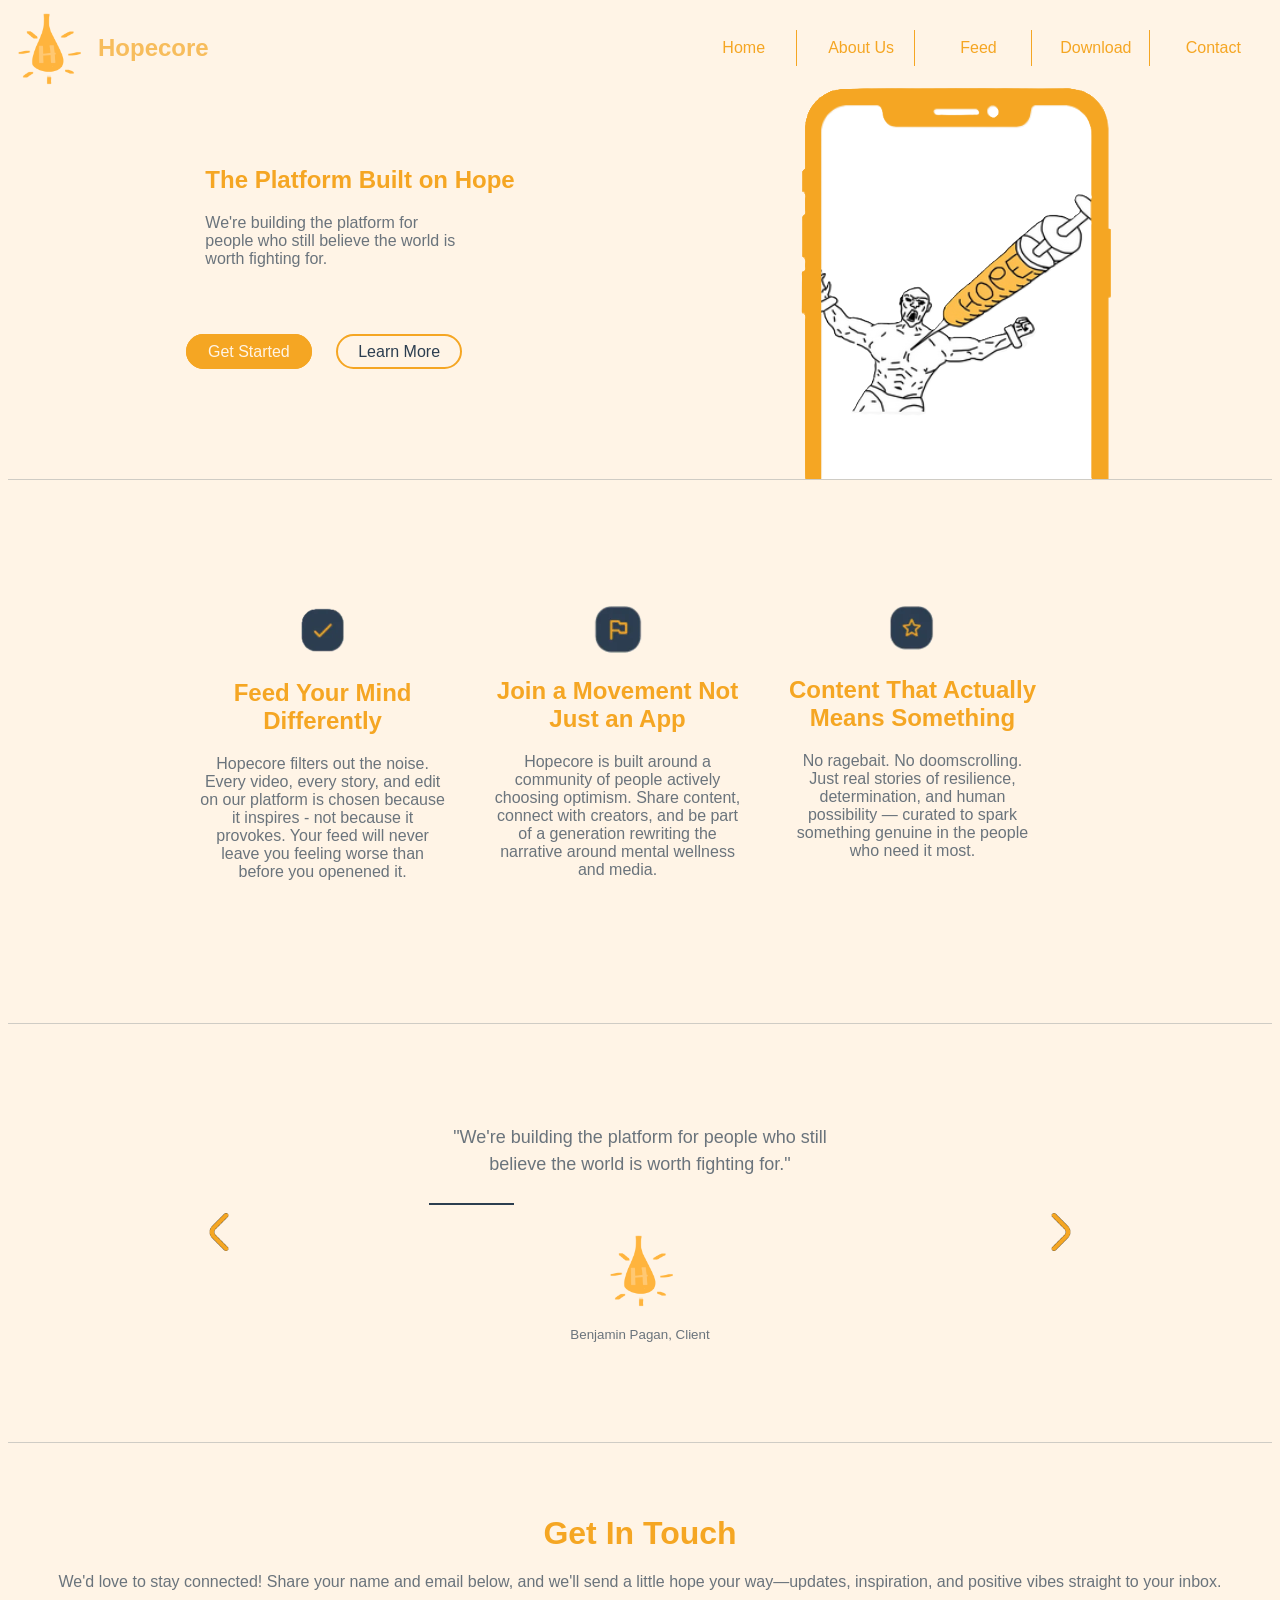
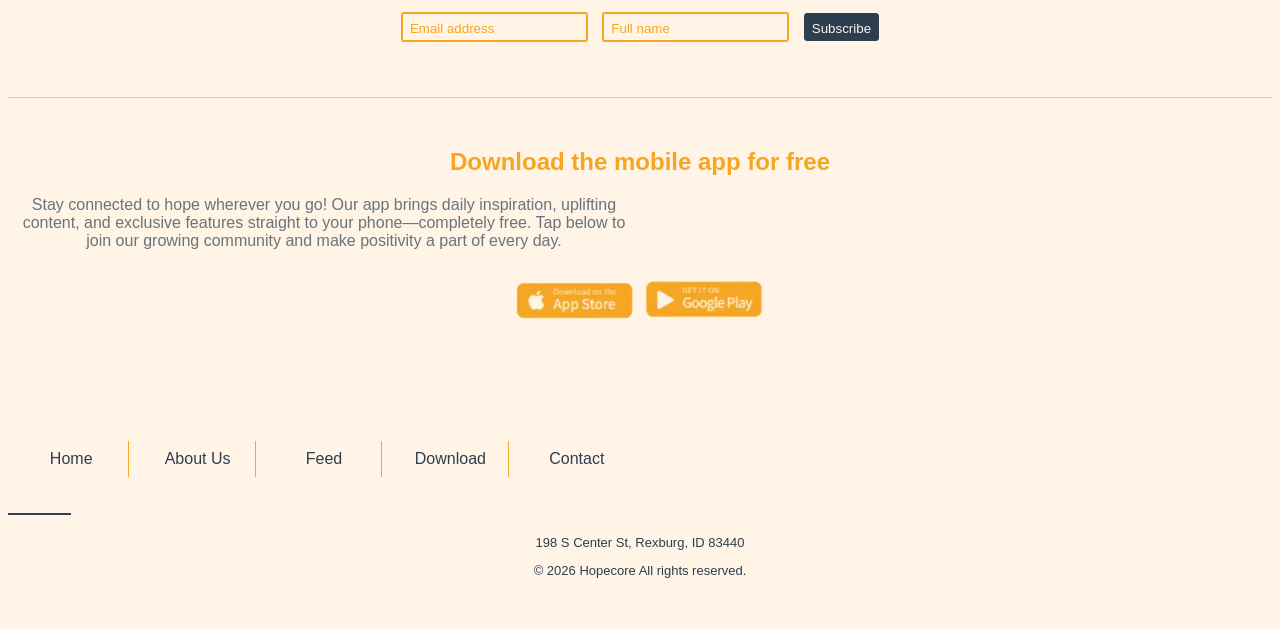
<file: docs/index.html>
<!DOCTYPE html>
<html lang="en">
<head>
    <meta charset="UTF-8">
    <meta name="viewport" content="width=device-width, initial-scale=1.0">
    <title>Hopecore - Home</title>
    <link rel="stylesheet" href="styles/styles.css">
</head>


<body>

    <header>
        <img src="./images/Hopecore Logo.png" alt="Logo image" class="logo">
        <p id="nav-logo">Hopecore</p>
        <!--Nav contains links-->
        <nav id="header-nav">
            <a class="brdr-right nav-link" href="#">Home</a>
            <a class="brdr-right nav-link" href="#hero">About Us</a>
            <a class="brdr-right nav-link" href="feed.html">Feed</a>
            <a class="brdr-right nav-link" href="#download">Download</a>
            <a class="nav-link" href="#contact">Contact</a>
        </nav>
    </header>

    <main>
        <!--Hero div contains the first thing a user sees: a header, paragraph, image,
         and links that catch the users attention.-->
        <div id="hero">
            <div id="hero-content">
                <section id="hero-higher">
                   <h1 id="hero-title">The Platform Built on Hope</h1>
                    <p id="hero-p">
                        We're building the platform for people who
                        still believe the world is worth fighting for.
                    </p> 
                </section>
                <section id="hero-lower">
                    <a target="_blank" href="feed.html" id="startBtn">Get Started</a>
                    <a target="_blank" href="#content" id="lmBtn">Learn More</a>
                </section>
                
            </div>
            
            <img src="images/hopecore-hero.png" alt="Hopecore hero image" id="hero-img">
        </div>

        <!--Contains three sections with content to inform the user about the page and its mission.-->
        <div id="content">
            <section class="content-section">
                <img src="images/check-icon.webp" alt="" id="checkIcon">
                <h2 class="content-h">Feed Your Mind Differently</h2>
                <p class="content-p">
                    Hopecore filters out the noise. Every video, every story, and edit
                    on our platform is chosen because it inspires - not because it provokes.
                    Your feed will never leave you feeling worse than before you openened it.
                </p>
            </section>

            <section class="content-section">
                <img src="images/flag-icon.webp" alt="" id="flagIcon">
                <h2 class="content-h">Join a Movement Not Just an App</h2>
                <p class="content-p">
                    Hopecore is built around a community of people actively choosing optimism. 
                    Share content, connect with creators, and be part of a generation rewriting 
                    the narrative around mental wellness and media.
                </p>
            </section>

            <section class="content-section">
                <img src="images/star-icon.webp" alt="" id="starIcon">
                <h2 class="content-h">Content That Actually Means Something</h2>
                <p class="content-p">
                    No ragebait. No doomscrolling. Just real stories of resilience, 
                    determination, and human possibility — curated to spark something 
                    genuine in the people who need it most.
                </p>
            </section>
        </div>

        <!-- Quotes div contains quotes with arrow buttons on right and right -->
        <section id="quotes">
            <button id="btnLeft"><img src="images/arrow-left.png" alt="Left arrow"></button>
            <!-- Quotes section to make it easier to select this group of elements with CSS-->
            <section id="quote-s">
                <p id="quote">
                    "We're building the platform for people who still believe 
                    the world is worth fighting for."
                </p>
                <div> </div>
                <img src="./images/Hopecore Logo.png" alt="Logo image" class="logo">
                <p id="quoter">Benjamin Pagan, Client</p>
            </section>
            <button id="btnRight"><img src="images/arrow-right.png" alt="Right arrow"></button>
        </section>

        <!--Contact div acts as a way for users to contact/subscribe to Hopecore-->
        <form action="" id="contact">
            <h1 id="contact-title">Get In Touch</h1>
            <p id="contact-p">
                We'd love to stay connected! Share your name and email below, 
                and we'll send a little hope your way—updates, inspiration, 
                and positive vibes straight to your inbox.
            </p>
            <input type="email" name="contact email" id="email" placeholder="Email address">
            <input type="text" name="contact name" id="name" placeholder="Full name">
            <input id="btnSubmit" type="button" value="Subscribe">
        </form>

    </main>

    <footer>
        <!-- A div for the download section in the footer to make it easier for CSS-->
        <div id="download">
            <h2 id="download-h">Download the mobile app for free</h2>
            <p id="download-p">
                Stay connected to hope wherever you go! Our app brings daily inspiration, 
                uplifting content, and exclusive features straight to your phone—completely free. 
                Tap below to join our growing community and make positivity a part of every day.
            </p>
            <a href="" id="appstore"><img src="images/appstore-img.webp" alt="Appstore link" id="appstore-img"></a>
            <a href="" id="googleplay"><img src="images/googleplay-img.webp" alt="Googleplay link" id="googleplay-img"></a>
        </div>
        <nav id="footer-nav">
            <a class="brdr-right nav-link" href="#">Home</a>
            <a class="brdr-right nav-link" href="#hero">About Us</a>
            <a class="brdr-right nav-link" href="feed.html">Feed</a>
            <a class="brdr-right nav-link" href="#download">Download</a>
            <a class="nav-link" href="#contact">Contact</a>
        </nav>
        <div id="bottom-line"> </div>
        <p id="address">198 S Center St, Rexburg, ID 83440</p>
        <p id="copyright">  &copy; 2026 Hopecore All rights reserved.</p>
    </footer>    

</body>
</html>
</file>
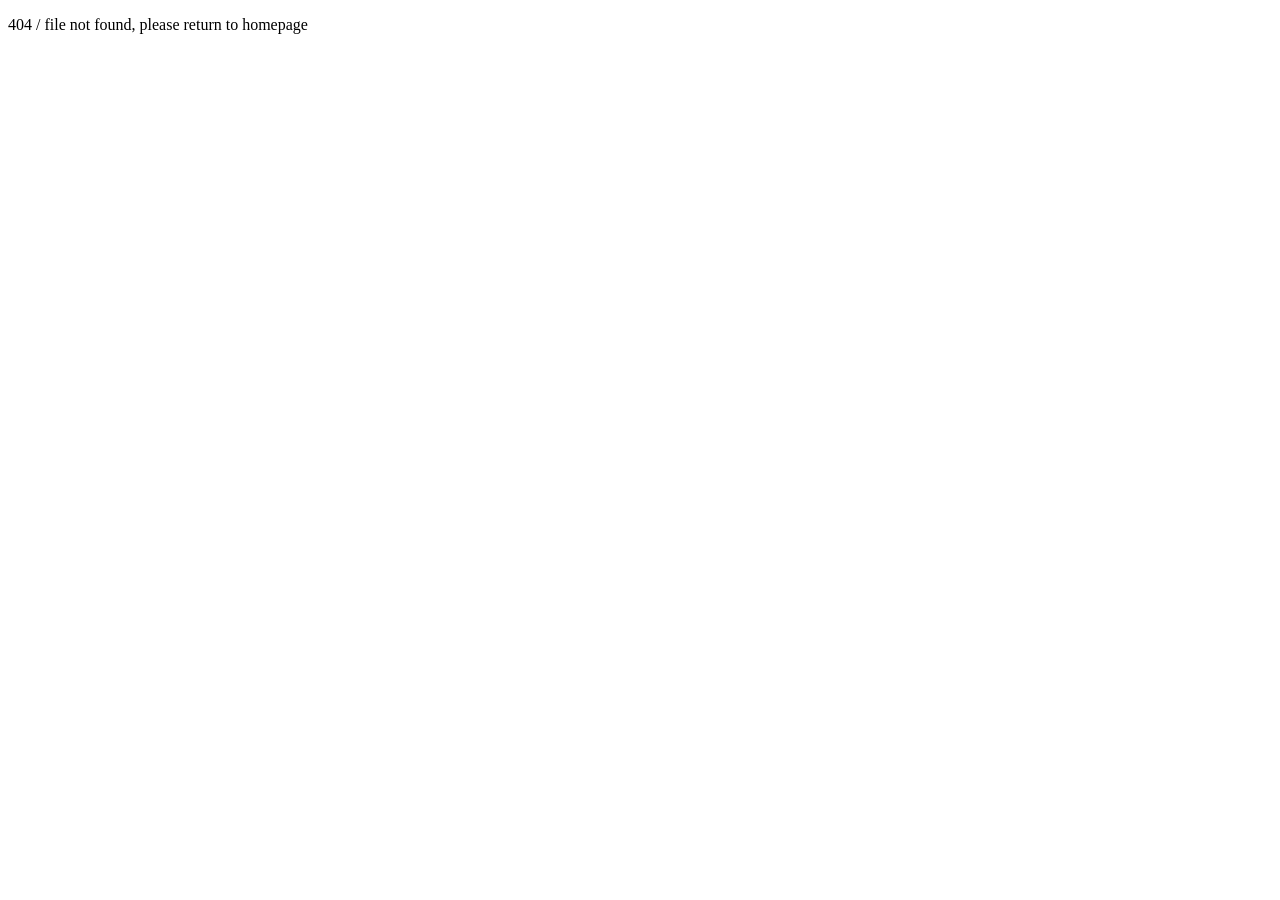
<file: plan/index.html>
<!DOCTYPE html>
<html lang="en">
<head>
    <meta charset="UTF-8">
    <meta name="viewport" content="width=device-width, initial-scale=1.0">
    <title>Document</title>
</head>
<body>
    <p>404 / file not found, please return to homepage</p>
</body>
</html>
</file>
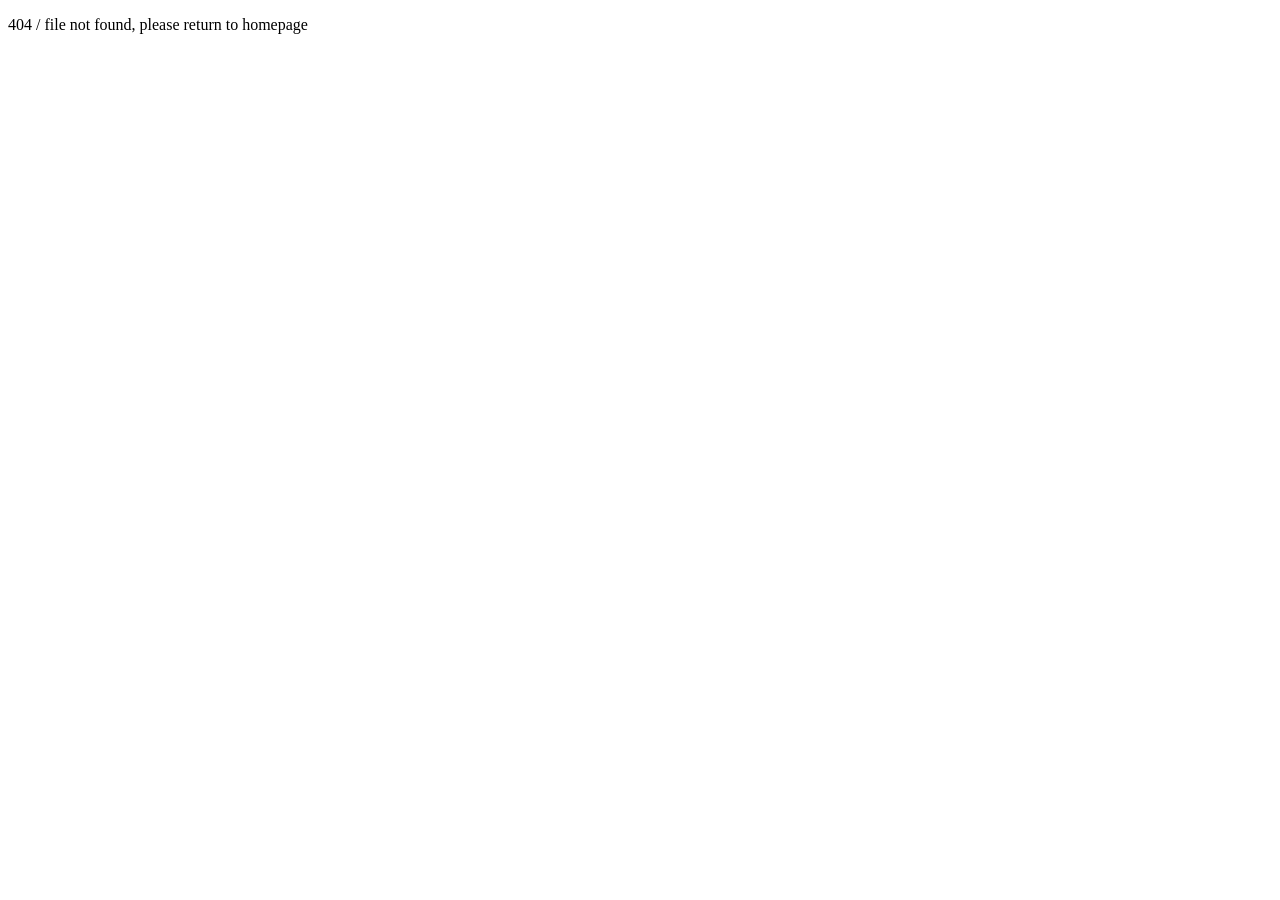
<file: docs/images/index.html>
<!DOCTYPE html>
<html lang="en">
<head>
    <meta charset="UTF-8">
    <meta name="viewport" content="width=device-width, initial-scale=1.0">
    <title>Document</title>
</head>
<body>
    <p>404 / file not found, please return to homepage</p>
</body>
</html>
</file>
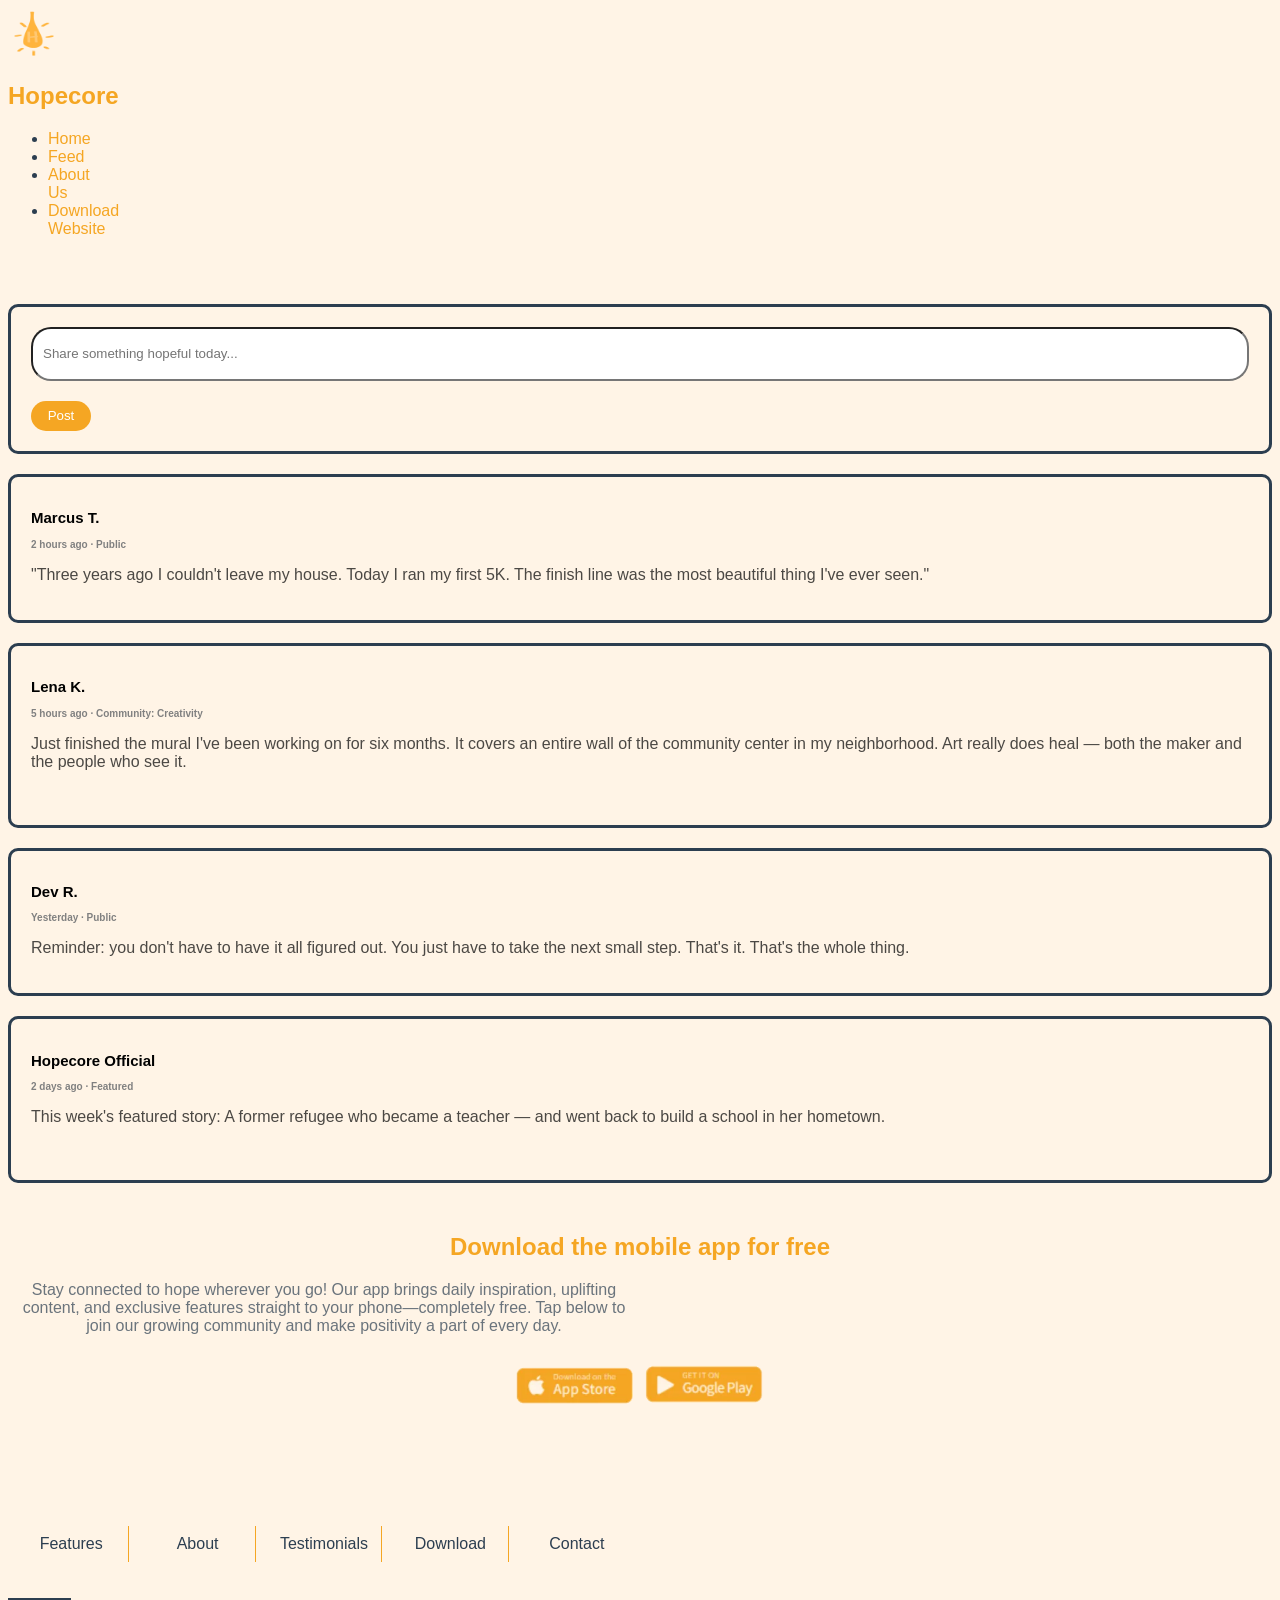
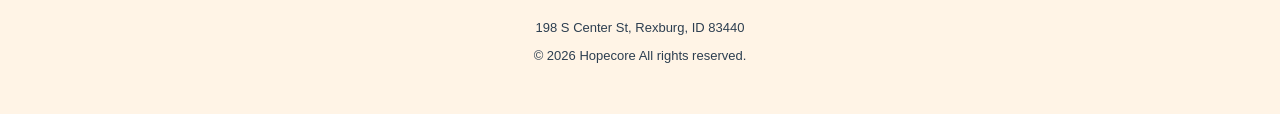
<file: docs/feed.html>
<!DOCTYPE html>
<html lang="en">
<head>
    <meta charset="UTF-8">
    <meta name="viewport" content="width=device-width, initial-scale=1.0">
    <title>Feed</title>
    <link rel="stylesheet" href="styles/feed.css">
</head>
<body>
    <header>
    <nav class="navbar">
      <img id="logoimage" src="../docs/images/Hopecore Logo.png" alt="Hopecore Logo" style="width: 50px;">
    <h1 class="logo">Hopecore</h1>
    <ul class="nav-links" id="list1">
      <li><a href="#Homenav">Home</a></li>
      <li><a href="#Feednav">Feed</a></li>
      <li><a href="#AboutUsnav">About Us</a></li>
      <li><a href="#Downloadnav">Download</a></li>
      <a href="https://your-username.github.io/hopecore" target="_blank">Website</a>
    </ul>
  </nav>
</header>

    <main>
        <!-- Where the user can make a post -->
        <section id="make-post">
            <form id="post-form">
                <input type="text" id="post-text" name="post-text" placeholder="Share something hopeful today...">
                <button type="submit-post">Post</button>
            </form>
        </section>

        <!-- Posts made by other people -->
        <section id="posts">

            <section class="post">
                <h2>Marcus T.</h2>
                <h3>2 hours ago · Public</h3>
                <p>
                    "Three years ago I couldn't leave my house. Today I ran my first 5K.
                    The finish line was the most beautiful thing I've ever seen."
                </p>
            </section>

            <section class="post">
                <h2>Lena K.</h2>
                <h3>5 hours ago · Community: Creativity</h3>
                <p>
                    Just finished the mural I've been working on for six months. It covers an entire
                    wall of the community center in my neighborhood. Art really does heal — both the
                    maker and the people who see it.
                </p>
                <img>
            </section>

            <section class="post">
                <h2>Dev R.</h2>
                <h3>Yesterday · Public</h3>
                <p>
                    Reminder: you don't have to have it all figured out. You just have to take the next
                    small step. That's it. That's the whole thing.
                </p>
            </section>

            <section class="post">
                <h2>Hopecore Official</h2>
                <h3>2 days ago · Featured</h3>
                <p>
                    This week's featured story: A former refugee who became a teacher —
                    and went back to build a school in her hometown.
                </p>
                <img>
            </section>

        </section>
    </main>

    <footer>
        <!-- A div for the download section in the footer to make it easier for CSS-->
        <div id="download">
            <h2 id="download-h">Download the mobile app for free</h2>
            <p id="download-p">
                Stay connected to hope wherever you go! Our app brings daily inspiration, 
                uplifting content, and exclusive features straight to your phone—completely free. 
                Tap below to join our growing community and make positivity a part of every day.
            </p>
            <a href="" id="appstore"><img src="images/appstore-img.webp" alt="Appstore link" id="appstore-img"></a>
            <a href="" id="googleplay"><img src="images/googleplay-img.webp" alt="Googleplay link" id="googleplay-img"></a>
        </div>
        <nav id="footer-nav">
            <a class="brdr-right nav-link" href="#">Features</a>
            <a class="brdr-right nav-link" href="#">About</a>
            <a class="brdr-right nav-link" href="#">Testimonials</a>
            <a class="brdr-right nav-link" href="#">Download</a>
            <a class="nav-link" href="#">Contact</a>
        </nav>
        <div id="bottom-line"> </div>
        <p id="address">198 S Center St, Rexburg, ID 83440</p>
        <p id="copyright">  &copy; 2026 Hopecore All rights reserved.</p>
    </footer>   
</body>
</html>
</file>
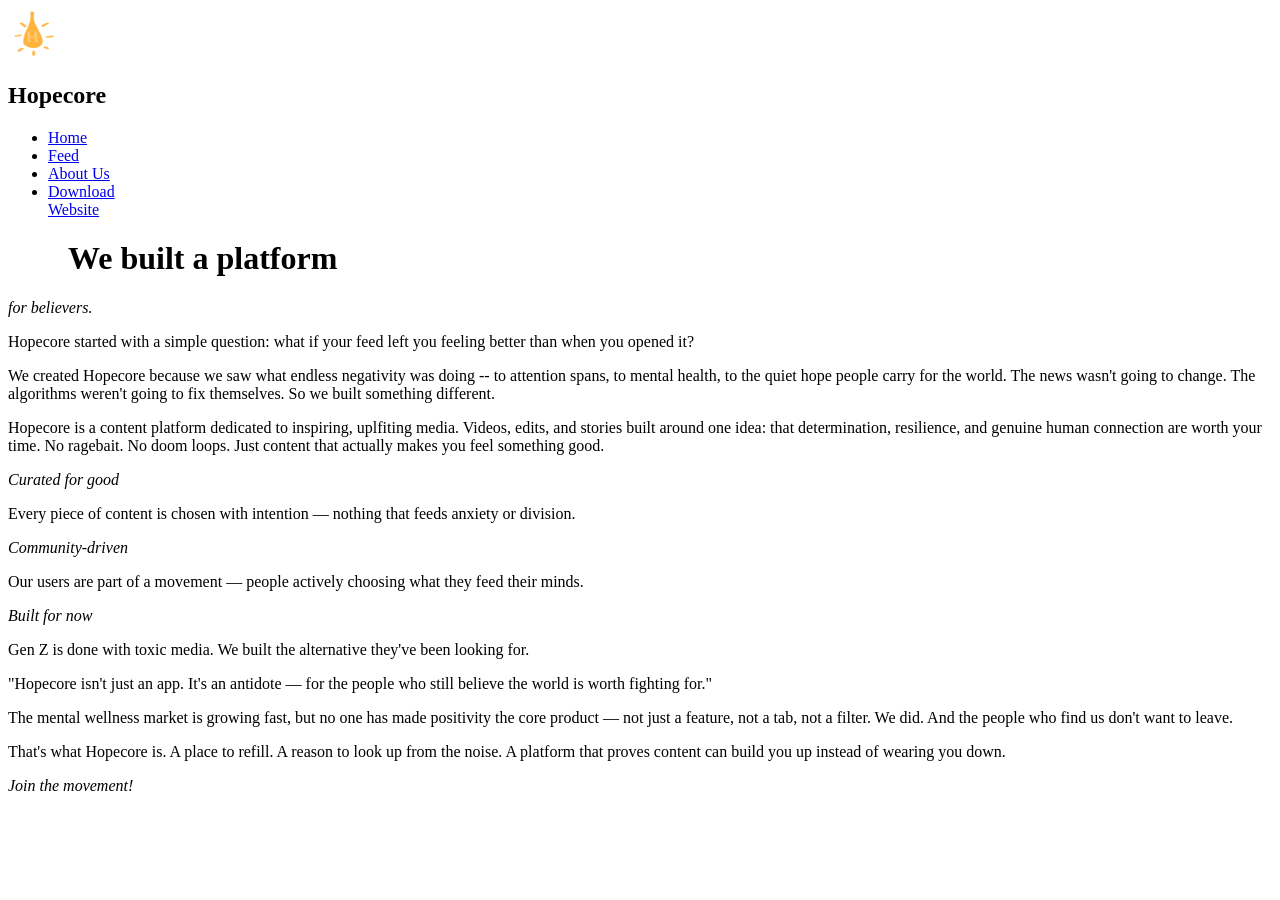
<file: plan/aboutme.html>
<!--

WDD130 - Brother Clements
Client: Benjamin Pagan
Seth Shepherd

Nav (20-27) skeleton code by AI, edited to fit page

22 - helped set width with ai

-->

<!DOCTYPE html>
<html lang="en">
<link rel="stylesheet" href="aboutme.css">
<head>
    <meta charset="UTF-8">

    <meta name="viewport" content="width=device-width, initial-scale=1.0">
    <title>Hopecore</title>
</head>
<!-- This is a nav I made, please feel free to put it on all the pages!-->
<header>
    <nav class="navbar">
      <img id="logoimage" src="../docs/images/Hopecore Logo.png" alt="Hopecore Logo" style="width: 50px;">
    <h1 class="logo">Hopecore</h1>
    <ul class="nav-links" id="list1">
      <li><a href="#Homenav">Home</a></li>
      <li><a href="#Feednav">Feed</a></li>
      <li><a href="#AboutUsnav">About Us</a></li>
      <li><a href="#Downloadnav">Download</a></li>
      <a href="https://your-username.github.io/hopecore" target="_blank">Website</a>
    </ul>
  </nav>
</header>
<body>
    <h1 id="toptext">We built a platform</h1>
    <em id="beli">for believers.</em>
    <p>Hopecore started with a simple question: what if your feed left you feeling better than when you opened it?</p>
    <p>We created Hopecore because we saw what endless negativity was doing -- to attention spans, to mental health, to the quiet hope people carry for the world. The news wasn't going to change. The algorithms weren't going to fix themselves. So we built something different.</p>
    <p>Hopecore is a content platform dedicated to inspiring, uplfiting media. Videos, edits, and stories built around one idea: that determination, resilience, and genuine human connection are worth your time. No ragebait. No doom loops. Just content that actually makes you feel something good.</p>
    <em>Curated for good</em>
    <p>Every piece of content is chosen with intention — nothing that feeds anxiety or division.</p>
    <em>Community-driven</em>
    <p>Our users are part of a movement — people actively choosing what they feed their minds.</p>
    <em>Built for now</em>
    <p>Gen Z is done with toxic media. We built the alternative they've been looking for.</p>
    <p>"Hopecore isn't just an app. It's an antidote — for the people who still believe the world is worth fighting for."</p>
    <p>The mental wellness market is growing fast, but no one has made positivity the core product — not just a feature, not a tab, not a filter. We did. And the people who find us don't want to leave.</p>
    <p>That's what Hopecore is. A place to refill. A reason to look up from the noise. A platform that proves content can build you up instead of wearing you down.</p>
    <em id="bottom">Join the movement!</em>
</body>
</html>
</file>
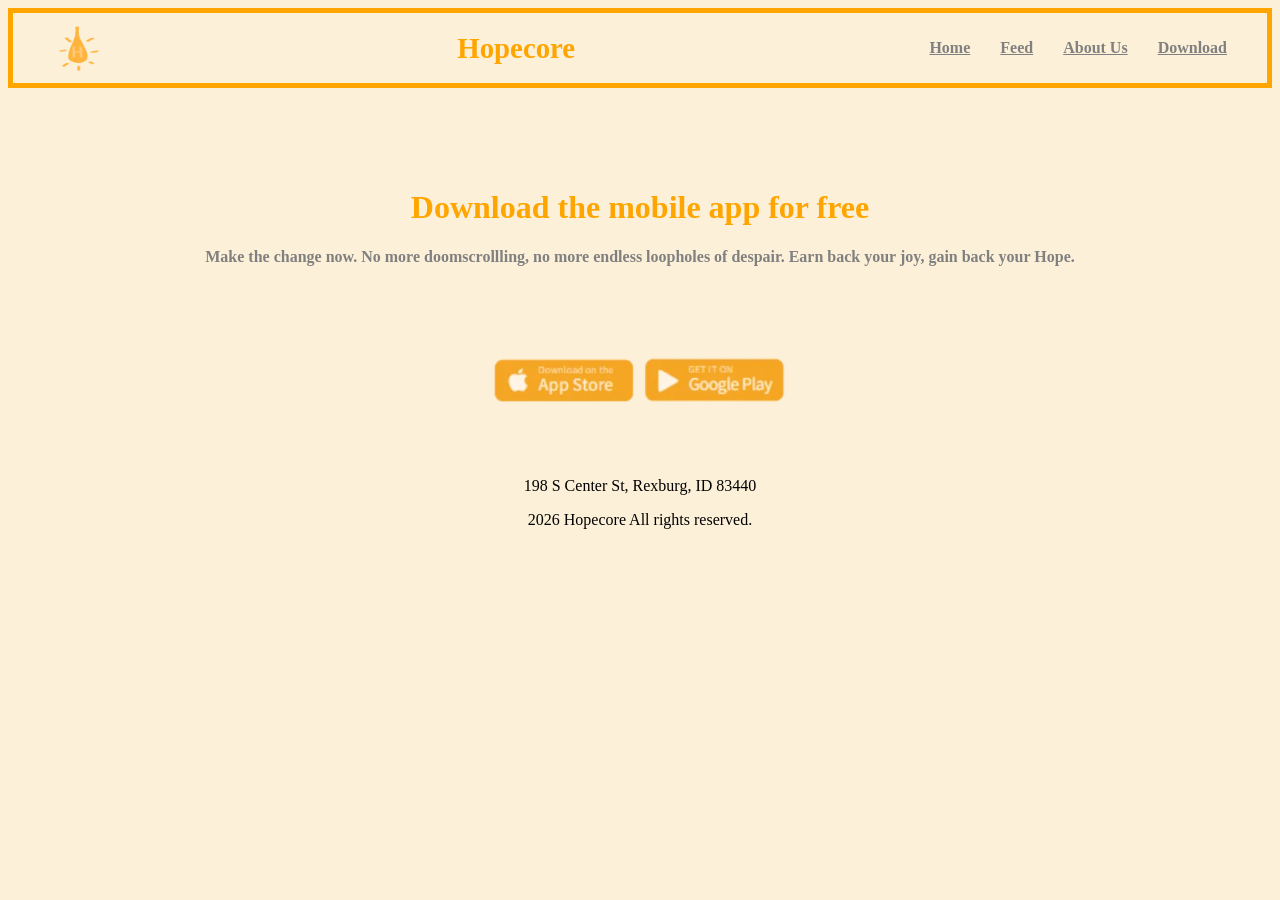
<file: plan/download.html>
<!--

WDD130 - Brother Clements
Client: Benjamin Pagan
Seth Shepherd

Nav (20-27) skeleton code by AI, edited to fit page

-->
<!DOCTYPE html>
<html lang="en">
<link rel="stylesheet" href="download.css">
<head>
    <meta charset="UTF-8">
    <meta name="viewport" content="width=device-width, initial-scale=1.0">
    <title>Hopecore</title>
</head>
<header>
    <nav class="navbar">
      <img id="logohope" src="../docs/images/Hopecore Logo.png" alt="Hopecore Logo" width="50">
    <h1 class="logo">Hopecore</h1>
    <ul id="list1" class="nav-links">
      <li><a href="#Homenav">Home</a></li>
      <li><a href="#Feednav">Feed</a></li>
      <li><a href="#AboutUsnav">About Us</a></li>
      <li><a href="#Downloadnav">Download</a></li>
    </ul>
  </nav>
</header>
<body>
    <h1 id="download">Download the mobile app for free</h1>
    <p id="change">Make the change now. No more doomscrollling, no more endless loopholes of despair. Earn back your joy, gain back your Hope.</p>
    <div id="stores">
      <img width="150" id="appstoreimg" src="../docs/images/appstore-img.webp" alt="app store icon">
      <img width="150" id="googleplayimg" src="../docs/images/googleplay-img.webp" alt="google play store icon">
    </div>
    <p id="info">198 S Center St, Rexburg, ID 83440</p>
    <p>2026 Hopecore  All rights reserved.</p>
</body>
</html>
</file>
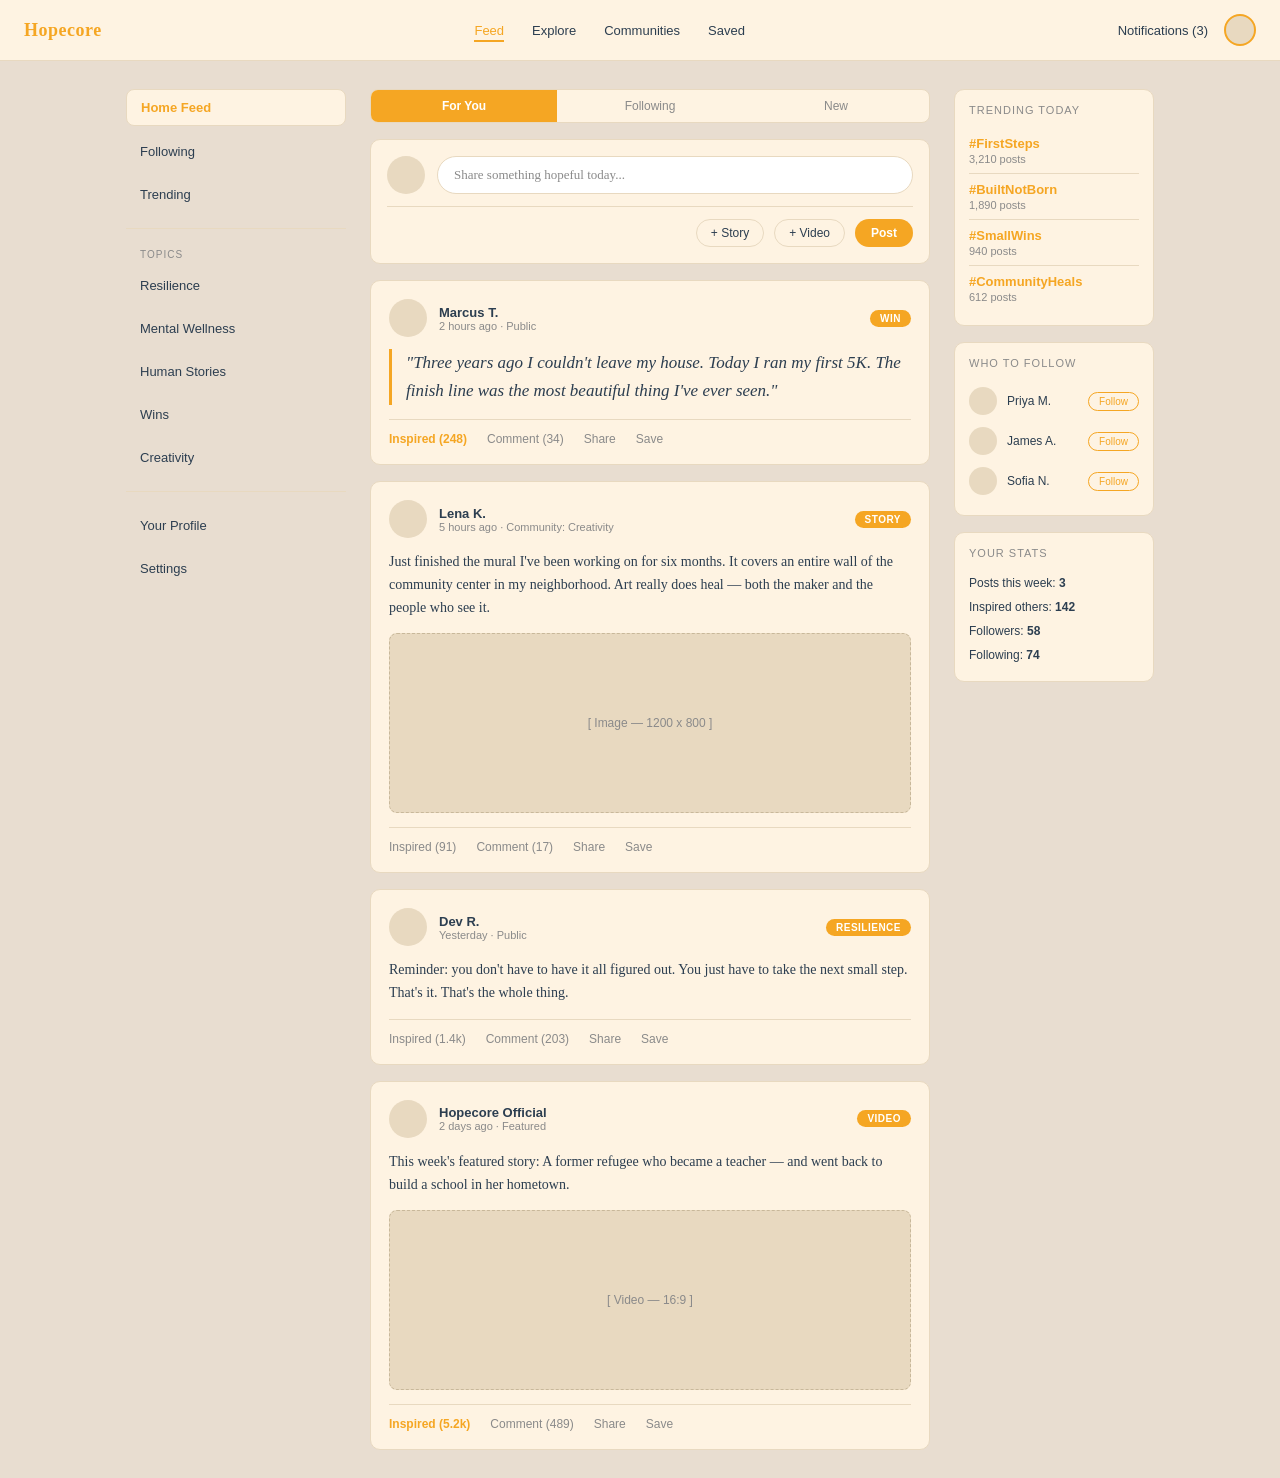
<file: plan/hopecore-feed.html>
<!DOCTYPE html>
<html lang="en">
<head>
  <meta charset="UTF-8" />
  <meta name="viewport" content="width=device-width, initial-scale=1.0"/>
  <title>Hopecore — Feed</title>
  <style>
    * { box-sizing: border-box; margin: 0; padding: 0; }

    :root {
      --cream: #fef3e2;
      --orange: #f5a623;
      --navy: #2c3e50;
      --muted: #8a8a8a;
      --border: #e8d9c0;
      --white: #ffffff;
    }

    body {
      font-family: Georgia, serif;
      background: #e8ddd0;
      color: var(--navy);
      min-height: 100vh;
    }

    /* NAV */
    nav {
      background: var(--cream);
      border-bottom: 1px solid var(--border);
      padding: 14px 24px;
      display: flex;
      align-items: center;
      justify-content: space-between;
      position: sticky;
      top: 0;
      z-index: 100;
    }

    .nav-logo {
      font-size: 18px;
      font-weight: bold;
      color: var(--orange);
      letter-spacing: 0.5px;
    }

    .nav-links {
      display: flex;
      gap: 28px;
      list-style: none;
    }

    .nav-links a {
      text-decoration: none;
      font-size: 13px;
      color: var(--navy);
      font-family: 'Trebuchet MS', sans-serif;
    }

    .nav-links a.active {
      color: var(--orange);
      border-bottom: 2px solid var(--orange);
      padding-bottom: 2px;
    }

    .nav-right {
      display: flex;
      align-items: center;
      gap: 16px;
      font-size: 13px;
      font-family: 'Trebuchet MS', sans-serif;
    }

    .avatar-placeholder {
      width: 32px;
      height: 32px;
      border-radius: 50%;
      background: var(--border);
      border: 2px solid var(--orange);
    }

    /* LAYOUT */
    .page {
      max-width: 1060px;
      margin: 0 auto;
      padding: 28px 16px;
      display: grid;
      grid-template-columns: 220px 1fr 200px;
      gap: 24px;
    }

    /* SIDEBAR LEFT */
    .sidebar-left {
      display: flex;
      flex-direction: column;
      gap: 8px;
    }

    .sidebar-item {
      padding: 10px 14px;
      border-radius: 8px;
      font-size: 13px;
      font-family: 'Trebuchet MS', sans-serif;
      color: var(--navy);
      cursor: pointer;
      background: transparent;
    }

    .sidebar-item.active {
      background: var(--cream);
      border: 1px solid var(--border);
      color: var(--orange);
      font-weight: bold;
    }

    .sidebar-item:hover {
      background: var(--cream);
    }

    .sidebar-divider {
      height: 1px;
      background: var(--border);
      margin: 8px 0;
    }

    .sidebar-label {
      font-size: 10px;
      text-transform: uppercase;
      letter-spacing: 1px;
      color: var(--muted);
      padding: 0 14px;
      font-family: 'Trebuchet MS', sans-serif;
      margin-top: 4px;
    }

    /* FEED */
    .feed {
      display: flex;
      flex-direction: column;
      gap: 16px;
    }

    /* COMPOSE BOX */
    .compose {
      background: var(--cream);
      border: 1px solid var(--border);
      border-radius: 10px;
      padding: 16px;
    }

    .compose-row {
      display: flex;
      align-items: center;
      gap: 12px;
    }

    .compose-input {
      flex: 1;
      background: #fff;
      border: 1px solid var(--border);
      border-radius: 20px;
      padding: 10px 16px;
      font-size: 13px;
      color: var(--muted);
      font-family: Georgia, serif;
    }

    .compose-actions {
      display: flex;
      justify-content: flex-end;
      gap: 10px;
      margin-top: 12px;
      padding-top: 12px;
      border-top: 1px solid var(--border);
    }

    .btn-ghost {
      padding: 6px 14px;
      font-size: 12px;
      border: 1px solid var(--border);
      border-radius: 20px;
      background: transparent;
      color: var(--navy);
      cursor: pointer;
      font-family: 'Trebuchet MS', sans-serif;
    }

    .btn-primary {
      padding: 6px 16px;
      font-size: 12px;
      border: none;
      border-radius: 20px;
      background: var(--orange);
      color: white;
      cursor: pointer;
      font-family: 'Trebuchet MS', sans-serif;
      font-weight: bold;
    }

    /* POST CARD */
    .post {
      background: var(--cream);
      border: 1px solid var(--border);
      border-radius: 10px;
      padding: 18px;
    }

    .post-header {
      display: flex;
      align-items: center;
      gap: 12px;
      margin-bottom: 12px;
    }

    .post-avatar {
      width: 38px;
      height: 38px;
      border-radius: 50%;
      background: var(--border);
      flex-shrink: 0;
    }

    .post-meta {
      flex: 1;
    }

    .post-name {
      font-size: 13px;
      font-weight: bold;
      color: var(--navy);
      font-family: 'Trebuchet MS', sans-serif;
    }

    .post-time {
      font-size: 11px;
      color: var(--muted);
      font-family: 'Trebuchet MS', sans-serif;
    }

    .post-tag {
      font-size: 10px;
      padding: 3px 10px;
      border-radius: 20px;
      background: var(--orange);
      color: white;
      font-family: 'Trebuchet MS', sans-serif;
      font-weight: bold;
      text-transform: uppercase;
      letter-spacing: 0.5px;
    }

    .post-body {
      font-size: 14px;
      line-height: 1.65;
      color: var(--navy);
      margin-bottom: 14px;
    }

    .post-body.large {
      font-size: 17px;
      font-style: italic;
      color: var(--navy);
      border-left: 3px solid var(--orange);
      padding-left: 14px;
    }

    /* Image placeholder */
    .post-image-placeholder {
      width: 100%;
      height: 180px;
      background: var(--border);
      border-radius: 8px;
      margin-bottom: 14px;
      display: flex;
      align-items: center;
      justify-content: center;
      font-size: 12px;
      color: var(--muted);
      font-family: 'Trebuchet MS', sans-serif;
      border: 1px dashed #c8b89a;
    }

    .post-actions {
      display: flex;
      gap: 20px;
      padding-top: 12px;
      border-top: 1px solid var(--border);
    }

    .action-btn {
      font-size: 12px;
      color: var(--muted);
      cursor: pointer;
      font-family: 'Trebuchet MS', sans-serif;
      background: none;
      border: none;
      padding: 0;
    }

    .action-btn.liked {
      color: var(--orange);
      font-weight: bold;
    }

    /* SIDEBAR RIGHT */
    .sidebar-right {
      display: flex;
      flex-direction: column;
      gap: 16px;
    }

    .widget {
      background: var(--cream);
      border: 1px solid var(--border);
      border-radius: 10px;
      padding: 14px;
    }

    .widget-title {
      font-size: 11px;
      text-transform: uppercase;
      letter-spacing: 1px;
      color: var(--muted);
      font-family: 'Trebuchet MS', sans-serif;
      margin-bottom: 12px;
    }

    .trending-item {
      padding: 8px 0;
      border-bottom: 1px solid var(--border);
      font-size: 12px;
      font-family: 'Trebuchet MS', sans-serif;
    }

    .trending-item:last-child { border-bottom: none; }

    .trending-tag {
      color: var(--orange);
      font-weight: bold;
      font-size: 13px;
    }

    .trending-count {
      color: var(--muted);
      font-size: 11px;
      margin-top: 2px;
    }

    .suggest-row {
      display: flex;
      align-items: center;
      gap: 10px;
      padding: 6px 0;
    }

    .suggest-avatar {
      width: 28px;
      height: 28px;
      border-radius: 50%;
      background: var(--border);
      flex-shrink: 0;
    }

    .suggest-name {
      font-size: 12px;
      font-family: 'Trebuchet MS', sans-serif;
      color: var(--navy);
      flex: 1;
    }

    .follow-btn {
      font-size: 10px;
      padding: 3px 10px;
      border: 1px solid var(--orange);
      border-radius: 20px;
      background: transparent;
      color: var(--orange);
      cursor: pointer;
      font-family: 'Trebuchet MS', sans-serif;
    }

    .feed-tabs {
      display: flex;
      gap: 0;
      background: var(--cream);
      border: 1px solid var(--border);
      border-radius: 8px;
      overflow: hidden;
    }

    .feed-tab {
      flex: 1;
      padding: 9px;
      font-size: 12px;
      text-align: center;
      font-family: 'Trebuchet MS', sans-serif;
      color: var(--muted);
      cursor: pointer;
      border: none;
      background: transparent;
    }

    .feed-tab.active {
      background: var(--orange);
      color: white;
      font-weight: bold;
    }
  </style>
</head>
<body>

  <!-- NAV -->
  <nav>
    <div class="nav-logo">Hopecore</div>
    <ul class="nav-links">
      <li><a href="#" class="active">Feed</a></li>
      <li><a href="#">Explore</a></li>
      <li><a href="#">Communities</a></li>
      <li><a href="#">Saved</a></li>
    </ul>
    <div class="nav-right">
      <span>Notifications (3)</span>
      <div class="avatar-placeholder"></div>
    </div>
  </nav>

  <!-- PAGE -->
  <div class="page">

    <!-- LEFT SIDEBAR -->
    <aside class="sidebar-left">
      <div class="sidebar-item active">Home Feed</div>
      <div class="sidebar-item">Following</div>
      <div class="sidebar-item">Trending</div>
      <div class="sidebar-divider"></div>
      <div class="sidebar-label">Topics</div>
      <div class="sidebar-item">Resilience</div>
      <div class="sidebar-item">Mental Wellness</div>
      <div class="sidebar-item">Human Stories</div>
      <div class="sidebar-item">Wins</div>
      <div class="sidebar-item">Creativity</div>
      <div class="sidebar-divider"></div>
      <div class="sidebar-item">Your Profile</div>
      <div class="sidebar-item">Settings</div>
    </aside>

    <!-- MAIN FEED -->
    <main class="feed">

      <!-- TABS -->
      <div class="feed-tabs">
        <button class="feed-tab active">For You</button>
        <button class="feed-tab">Following</button>
        <button class="feed-tab">New</button>
      </div>

      <!-- COMPOSE -->
      <div class="compose">
        <div class="compose-row">
          <div class="post-avatar"></div>
          <div class="compose-input">Share something hopeful today...</div>
        </div>
        <div class="compose-actions">
          <button class="btn-ghost">+ Story</button>
          <button class="btn-ghost">+ Video</button>
          <button class="btn-primary">Post</button>
        </div>
      </div>

      <!-- POST 1 — Quote style -->
      <div class="post">
        <div class="post-header">
          <div class="post-avatar"></div>
          <div class="post-meta">
            <div class="post-name">Marcus T.</div>
            <div class="post-time">2 hours ago · Public</div>
          </div>
          <span class="post-tag">Win</span>
        </div>
        <p class="post-body large">
          "Three years ago I couldn't leave my house. Today I ran my first 5K. The finish line was the most beautiful thing I've ever seen."
        </p>
        <div class="post-actions">
          <button class="action-btn liked">Inspired (248)</button>
          <button class="action-btn">Comment (34)</button>
          <button class="action-btn">Share</button>
          <button class="action-btn">Save</button>
        </div>
      </div>

      <!-- POST 2 — With image placeholder -->
      <div class="post">
        <div class="post-header">
          <div class="post-avatar"></div>
          <div class="post-meta">
            <div class="post-name">Lena K.</div>
            <div class="post-time">5 hours ago · Community: Creativity</div>
          </div>
          <span class="post-tag">Story</span>
        </div>
        <p class="post-body">
          Just finished the mural I've been working on for six months. It covers an entire wall of the community center in my neighborhood. Art really does heal — both the maker and the people who see it.
        </p>
        <div class="post-image-placeholder">[ Image — 1200 x 800 ]</div>
        <div class="post-actions">
          <button class="action-btn">Inspired (91)</button>
          <button class="action-btn">Comment (17)</button>
          <button class="action-btn">Share</button>
          <button class="action-btn">Save</button>
        </div>
      </div>

      <!-- POST 3 — Plain text -->
      <div class="post">
        <div class="post-header">
          <div class="post-avatar"></div>
          <div class="post-meta">
            <div class="post-name">Dev R.</div>
            <div class="post-time">Yesterday · Public</div>
          </div>
          <span class="post-tag">Resilience</span>
        </div>
        <p class="post-body">
          Reminder: you don't have to have it all figured out. You just have to take the next small step. That's it. That's the whole thing.
        </p>
        <div class="post-actions">
          <button class="action-btn">Inspired (1.4k)</button>
          <button class="action-btn">Comment (203)</button>
          <button class="action-btn">Share</button>
          <button class="action-btn">Save</button>
        </div>
      </div>

      <!-- POST 4 — Video placeholder -->
      <div class="post">
        <div class="post-header">
          <div class="post-avatar"></div>
          <div class="post-meta">
            <div class="post-name">Hopecore Official</div>
            <div class="post-time">2 days ago · Featured</div>
          </div>
          <span class="post-tag">Video</span>
        </div>
        <p class="post-body">
          This week's featured story: A former refugee who became a teacher — and went back to build a school in her hometown.
        </p>
        <div class="post-image-placeholder">[ Video — 16:9 ]</div>
        <div class="post-actions">
          <button class="action-btn liked">Inspired (5.2k)</button>
          <button class="action-btn">Comment (489)</button>
          <button class="action-btn">Share</button>
          <button class="action-btn">Save</button>
        </div>
      </div>

    </main>

    <!-- RIGHT SIDEBAR -->
    <aside class="sidebar-right">

      <div class="widget">
        <div class="widget-title">Trending Today</div>
        <div class="trending-item">
          <div class="trending-tag">#FirstSteps</div>
          <div class="trending-count">3,210 posts</div>
        </div>
        <div class="trending-item">
          <div class="trending-tag">#BuiltNotBorn</div>
          <div class="trending-count">1,890 posts</div>
        </div>
        <div class="trending-item">
          <div class="trending-tag">#SmallWins</div>
          <div class="trending-count">940 posts</div>
        </div>
        <div class="trending-item">
          <div class="trending-tag">#CommunityHeals</div>
          <div class="trending-count">612 posts</div>
        </div>
      </div>

      <div class="widget">
        <div class="widget-title">Who to Follow</div>
        <div class="suggest-row">
          <div class="suggest-avatar"></div>
          <div class="suggest-name">Priya M.</div>
          <button class="follow-btn">Follow</button>
        </div>
        <div class="suggest-row">
          <div class="suggest-avatar"></div>
          <div class="suggest-name">James A.</div>
          <button class="follow-btn">Follow</button>
        </div>
        <div class="suggest-row">
          <div class="suggest-avatar"></div>
          <div class="suggest-name">Sofia N.</div>
          <button class="follow-btn">Follow</button>
        </div>
      </div>

      <div class="widget">
        <div class="widget-title">Your Stats</div>
        <div style="font-size: 12px; font-family: 'Trebuchet MS', sans-serif; line-height: 2; color: var(--navy);">
          <div>Posts this week: <strong>3</strong></div>
          <div>Inspired others: <strong>142</strong></div>
          <div>Followers: <strong>58</strong></div>
          <div>Following: <strong>74</strong></div>
        </div>
      </div>

    </aside>
  </div>

</body>
</html>
</file>
<file: docs/styles/styles.css>
/*
    root variables for color template
*/
:root {
    --primary-color: #F5A623;
    --secondary-color: #FFF4E6;
    --accent-1: #2c3e50;
    --bottom-border-color: #2c3e5039;
}

/*
    General CSS for basic tags like p, a, and h1
*/
html {
    background-color: var(--secondary-color);
    color: var(--accent-1);
    border-color: var(--primary-color);
    font-family: Arial, Helvetica, sans-serif;
}

p {
    color: var(--accent-1);
    opacity: 70%;
}

a {
    color: var(--primary-color);
    text-decoration: none;
}

h1, h2 {
    color: var(--primary-color);
    font-weight: bold;
}

/*
    Header CSS for header and nav elements
*/
header {
    display: grid;
    grid-template-columns: 90px 1fr 1fr;
    align-items: center;
}

#header-nav {
    display: grid;
    grid-template-columns: repeat(5, 1fr);
    text-align: center;
}

#header-nav a {
    margin: 25px 5px;
    position: relative;
}

.nav-link:hover {
    text-decoration: underline;
}

.brdr-right:after {
    content: "";
    height: 200%;
    width: 1px;
    position: absolute;
    right: 0;
    top: -50%;
    background-color: var(--primary-color);
}

#nav-logo {
    color: var(--primary-color);
    font-family: Arial, Helvetica, sans-serif;
    font-weight: bolder;
    font-size: x-large;
}

.logo {
    width: 5em;
}

/*
    CSS for the hero div
*/
#hero {
    display: grid;
    grid-template-columns: 1fr 1fr;
    justify-items: center;
    align-items: center;
    border-bottom: solid 1px var(--bottom-border-color);
}

#hero-content {
    display: grid;
    grid-template-rows: 1fr 1fr;
    justify-items: center;
    align-items: center;
}

#hero-higher {
    margin-left: 30%;
    align-items: end;
}

#hero-lower {
    justify-items: center;
    align-items: center;
}

#hero-lower a {
    border: solid 2px var(--primary-color);
    padding: 7px 20px;
    margin: 10px;
    border-radius: 24px;
}

#hero-p {
    width: 63%;
}

#startBtn {
    color: var(--secondary-color);
    background-color: var(--primary-color);
}

#startBtn:hover {
    opacity: 70%;
}

#lmBtn {
    color: var(--accent-1);
}

#lmBtn:hover {
    opacity: 70%;
}

/*
    CSS for the content div and child sections
*/
#content {
    display: grid;
    grid-template-columns: 1fr 1fr 1fr;
    border-bottom: solid 1px var(--bottom-border-color);
    padding: 10% 15%;
}

.content-section {
    width: 250px;
    justify-items: center;
    text-align: center;
}

.content-section img {
    width: 50px;
}

/*
    CSS for quotes section
*/
#quotes {
    display: grid;
    grid-template-columns: 1fr 1fr 1fr;
    border-bottom: solid 1px var(--bottom-border-color);
}

#quote-s {
    justify-items: center;
    text-align: center;
}

#quote {
    font-size: large;
    margin: 100px 5px 10px;
    line-height: 1.5;
}

#quote-s div {
    width: 20%;
    border-bottom: solid 2px var(--accent-1);
    margin-top: 25px;
    margin-bottom: 25px;
}

#btnLeft, #btnRight {
    background-color: var(--secondary-color);
    border: none;
    width: 50px;
    height: 50px;
    align-self: center;
    justify-self: center;
}

#btnLeft img, #btnRight img {
    width: 100%;
}

#btnLeft:hover, #btnRight:hover {
    opacity: 50%;
}
#quoter {
    font-size: smaller;
    opacity: 70%;
    margin-bottom: 100px;
}

/*
    CSS for the contact form
*/
#contact {
    padding: 50px;
    text-align: center;
    border-bottom: solid 1px var(--bottom-border-color);
}

#contact input {
    font-family: Arial, Helvetica, sans-serif;
    box-shadow: none;    
    border-radius: 3px;
    margin: 5px;
}

#name, #email {
    padding: 7px 7px 4px;
    border: solid 2px var(--primary-color);
    color: var(--primary-color);
    background-color: var(--secondary-color);
}

#name:focus, #email:focus {
    outline: solid 2px var(--primary-color);
}

#name::placeholder, #email::placeholder {
    color: var(--primary-color);
}

#btnSubmit {
    padding: 7px 7px 4px;
    margin: 5px;
    color: var(--secondary-color);
    background-color: var(--accent-1);
    border: solid 1px var(--accent-1);
}

#btnSubmit:hover {
    opacity: 80%;
}

/*
    CSS for footer
*/

footer {
    text-align: center;
    padding: 30px 0;
}

#download-p {
    width: 50%;
    justify-self: center;
    margin-bottom: 30px;
}

#download a img {
    width: 125px;
}

#footer-nav {
    display: grid;
    grid-template-columns: repeat(5, 1fr);
    text-align: center;
    width: 50%;
    justify-self: center;
    margin-top: 100px;
}

#footer-nav a {
    margin: 25px 5px;
    position: relative;
    color: var(--accent-1);
}

.nav-link:hover {
    text-decoration: underline;
}

.brdr-right:after {
    content: "";
    height: 200%;
    width: 1px;
    position: absolute;
    right: 0;
    top: -50%;
    background-color: var(--primary-color);
}

#bottom-line {
    justify-self: center;
    width: 5%;
    border-bottom: solid 2px var(--accent-1);
    margin-top: 20px;
    margin-bottom: 20px;
}

#address, #copyright {
    opacity: 100%;
    font-size: small;
}
</file>
<file: docs/styles/feed.css>
/*
    root variables for color template
*/
:root {
    --primary-color: #F5A623;
    --secondary-color: #FFF4E6;
    --accent-1: #2c3e50;
    --bottom-border-color: #2c3e5039;
}

/*
    General CSS for basic tags like p, a, and h1
*/
html {
    background-color: var(--secondary-color);
    color: var(--accent-1);
    border-color: var(--primary-color);
    font-family: Arial, Helvetica, sans-serif;
}

p {
    color: var(--accent-1);
    opacity: 70%;
}

a {
    color: var(--primary-color);
    text-decoration: none;
}

h1, h2 {
    color: var(--primary-color);
    font-weight: bold;
}

/*
    Header CSS for header and nav elements
*/
header {
    display: grid;
    grid-template-columns: 90px 1fr 1fr;
    align-items: center;
}

#header-nav {
    display: grid;
    grid-template-columns: repeat(5, 1fr);
    text-align: center;
}

#header-nav a {
    margin: 25px 5px;
    position: relative;
}

.nav-link:hover {
    text-decoration: underline;
}

.brdr-right:after {
    content: "";
    height: 200%;
    width: 1px;
    position: absolute;
    right: 0;
    top: -50%;
    background-color: var(--primary-color);
}

#nav-logo {
    color: var(--primary-color);
    font-family: Arial, Helvetica, sans-serif;
    font-weight: bolder;
    font-size: x-large;
}

.logo {
    width: 5em;
}

/*
    CSS for main
*/

main {
    margin-top: 50px;
}

/* General */
#make-post, .post {
    border-style: solid;
    border-radius: 10px;
    padding: 20px;
}

/* Post form */

#post-form {
    display: flex;
    flex-direction: column;
    gap: 20px;
}

#post-form input {
    height: 30px;
    border-radius: 20px;
    padding: 10px;
}

#post-form button {
    border-style: none;
    border-radius: 20px;
    width: 60px;
    color: white;
    background-color: var(--primary-color);
    height: 30px;
}

/* Posts */


#posts {
    margin-top: 20px;
    display: flex;
    flex-direction: column;
    gap: 20px;
}

.post h2 {
    color: black;
    font-size: 15px;
}

.post h3 {
    color: gray;
    font-size: 10px;
}

.post p {
    color: black;
}

/*
    CSS for footer
*/

footer {
    text-align: center;
    padding: 30px 0;
}

#download-p {
    width: 50%;
    justify-self: center;
    margin-bottom: 30px;
}

#download a img {
    width: 125px;
}

#footer-nav {
    display: grid;
    grid-template-columns: repeat(5, 1fr);
    text-align: center;
    width: 50%;
    justify-self: center;
    margin-top: 100px;
}

#footer-nav a {
    margin: 25px 5px;
    position: relative;
    color: var(--accent-1);
}

.nav-link:hover {
    text-decoration: underline;
}

.brdr-right:after {
    content: "";
    height: 200%;
    width: 1px;
    position: absolute;
    right: 0;
    top: -50%;
    background-color: var(--primary-color);
}

#bottom-line {
    justify-self: center;
    width: 5%;
    border-bottom: solid 2px var(--accent-1);
    margin-top: 20px;
    margin-bottom: 20px;
}

#address, #copyright {
    opacity: 100%;
    font-size: small;
}
</file>
<file: plan/aboutme.css>
#toptext {
    text-align: left;
    margin-left: 60px;
}
</file>
<file: plan/download.css>
/* 

Seth Shepherd
Client: Benjamin Pagan --- Team Lead: Seth Shepherd --- Junior Dev 1: Benjamin ... --- Junior Dev 2: 

thought it would be better to have the navigation bar continue to be at the top instead of changing it to the bottom

*/

body {
    background-color: rgb(252, 240, 216);
}

h1 {
    color: orange;
}

.navbar {
    display: flex;
    justify-content: space-between; 
    align-items: center;
    padding: 10px 40px;
    background-color: rgb(252, 240, 216); 
    border-style: solid;
    border-width: 5px;
    border-color: #FFA500;
}

.logo {
    font-size: 1.8rem;
    margin: 0;
}


.nav-links {
    list-style: none;
    display: flex;
    gap: 20px; 
    margin: 0;
    padding: 0;
    color: gray;
}


#list1 {
    list-style: none;
    display: flex;
    gap: 30px; 
    color: gray;
    padding: 0;
    margin: 0;
}

#list1 a {
    color: gray;
    font-weight: 600;
}


#logohope {
    background-color: rgb(252, 240, 216);
}

#download{ 
    text-align: center;
    padding-top: 80px;
}

#change{
    font-weight: 600;
    text-align: center;
    color: gray;
}

#info  {
    padding-top: 55px;
    text-align: center;
}

#stores{
    padding-top: 75px;
    display: flex;
    justify-content: center;
    align-items: center;
    gap: 40;
}

p{
    text-align: center;
}
</file>
